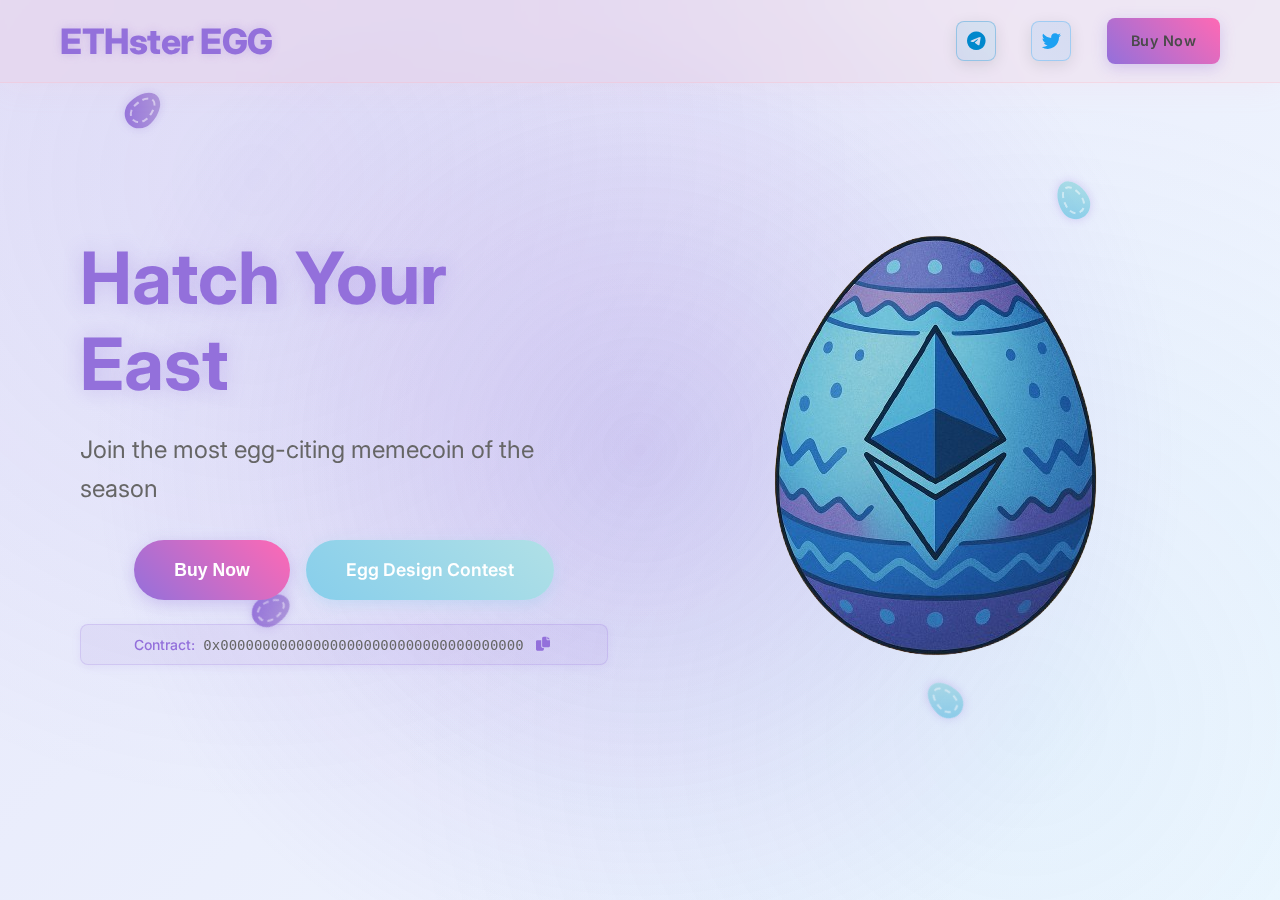
<file: index.html>
<!DOCTYPE html>
<html lang="en">
<head>
    <meta charset="UTF-8">
    <meta name="viewport" content="width=device-width, initial-scale=1.0">
    <title>ETHster EGG - The Easter Memecoin</title>
    <link rel="icon" type="image/png" href="assets/images/ethster.png">
    <link rel="stylesheet" href="styles.css">
    <link rel="stylesheet" href="https://cdnjs.cloudflare.com/ajax/libs/font-awesome/6.0.0/css/all.min.css">
    <link href="https://fonts.googleapis.com/css2?family=Inter:wght@400;500;600;700&display=swap" rel="stylesheet">
</head>
<body>
    <div class="easter-egg"></div>
    <div class="easter-egg"></div>
    <div class="easter-egg"></div>
    <div class="easter-egg"></div>
    <!-- Navigation -->
    <nav class="navbar">
        <div class="container">
            <a href="#" class="logo">ETHster EGG</a>
            <div class="nav-links">
                <div class="social-buttons">
                    <a href="#" class="social-btn telegram" title="Join Telegram"><i class="fab fa-telegram"></i></a>
                    <a href="#" class="social-btn twitter" title="Follow Twitter"><i class="fab fa-twitter"></i></a>
                </div>
                <a href="#" class="buy-button">Buy Now</a>
            </div>
            <div class="mobile-menu-btn">
                <i class="fas fa-bars"></i>
            </div>
        </div>
    </nav>

    <!-- Hero Section -->
    <section class="hero">
        <div class="container">
            <div class="hero-content">
                <div class="hero-text">
                    <h1>Hatch Your <span class="highlight">Easter</span> Fortune</h1>
                    <p class="hero-subtitle">Join the most egg-citing memecoin of the season</p>
                    <div class="hero-buttons">
                        <button class="cta-button primary">Buy Now</button>
                        <a href="egg-decorator.html" class="cta-button game">Egg Design Contest</a>
                    </div>
                    <div class="contract-section">
                        <span class="contract-label">Contract:</span>
                        <span class="contract-address">0x000000000000000000000000000000000000</span>
                        <button class="copy-btn" title="Copy Contract Address">
                            <i class="fas fa-copy"></i>
                        </button>
                    </div>
                </div>
                <div class="hero-image">
                    <img src="assets/images/ethster.png" alt="ETHster EGG" class="hero-img">
                </div>
            </div>
        </div>
    </section>

    <script src="script.js"></script>
</body>
</html>
</file>
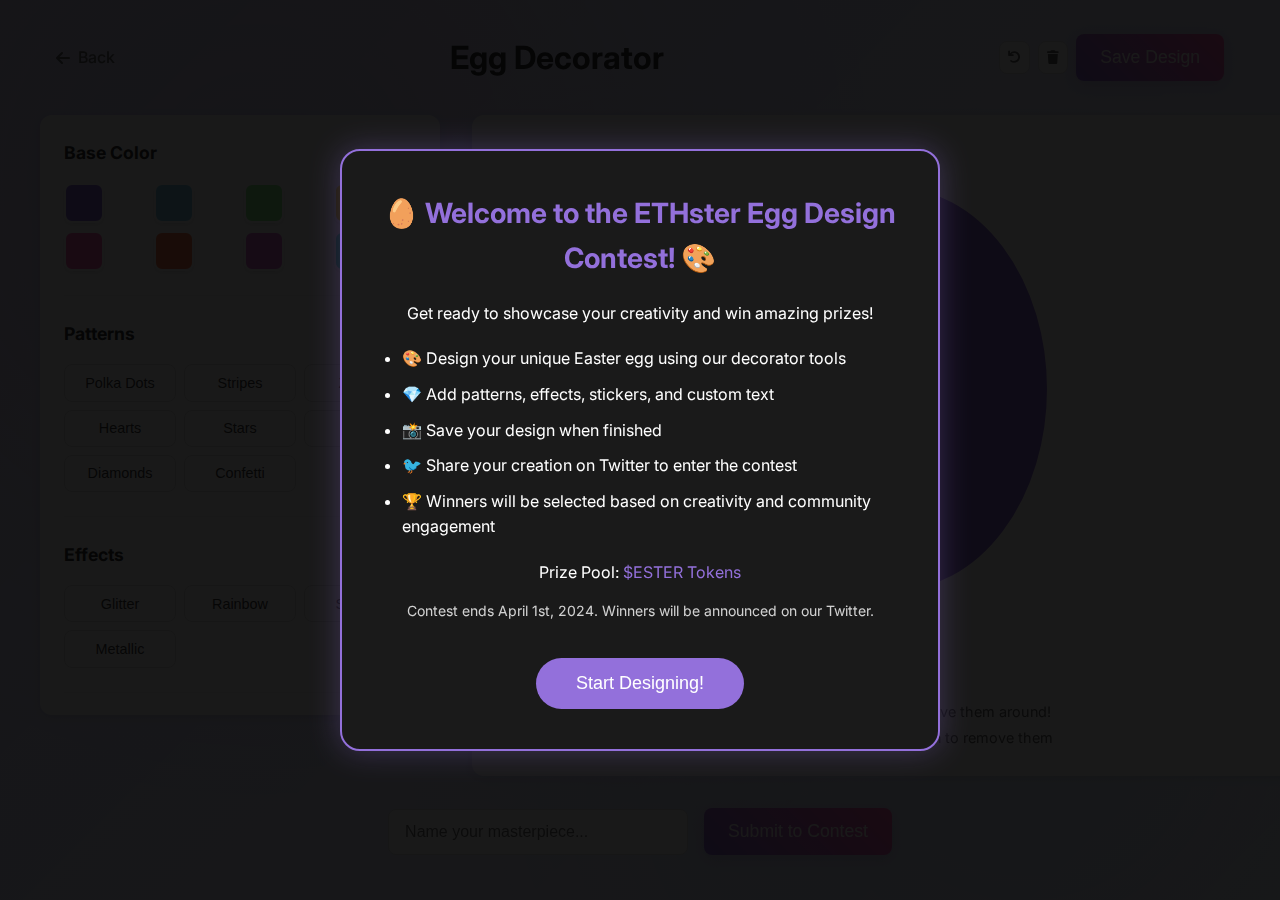
<file: egg-decorator.html>
<!DOCTYPE html>
<html lang="en">
<head>
    <meta charset="UTF-8">
    <meta name="viewport" content="width=device-width, initial-scale=1.0">
    <title>ETHster EGG - Egg Decorator</title>
    <link rel="icon" type="image/png" href="assets/images/ester.png">
    <link rel="stylesheet" href="styles.css">
    <link rel="stylesheet" href="minigame.css">
    <link rel="stylesheet" href="https://cdnjs.cloudflare.com/ajax/libs/font-awesome/6.0.0/css/all.min.css">
    <link href="https://fonts.googleapis.com/css2?family=Inter:wght@400;500;600;700&display=swap" rel="stylesheet">
    <style>
        .intro-overlay {
            position: fixed;
            top: 0;
            left: 0;
            width: 100%;
            height: 100%;
            background: rgba(0, 0, 0, 0.9);
            display: flex;
            justify-content: center;
            align-items: center;
            z-index: 9999;
        }
        
        .intro-content {
            background: #1a1a1a;
            border-radius: 20px;
            padding: 40px;
            max-width: 600px;
            width: 90%;
            color: white;
            text-align: center;
            border: 2px solid #9370db;
            box-shadow: 0 0 30px rgba(147, 112, 219, 0.3);
        }
        
        .intro-content h2 {
            color: #9370db;
            font-size: 28px;
            margin-bottom: 20px;
        }
        
        .intro-content p {
            margin: 15px 0;
            line-height: 1.6;
            font-size: 16px;
        }
        
        .intro-content ul {
            text-align: left;
            margin: 20px 0;
            padding-left: 20px;
        }
        
        .intro-content li {
            margin: 10px 0;
        }
        
        .enter-button {
            background: #9370db;
            color: white;
            border: none;
            padding: 15px 40px;
            font-size: 18px;
            border-radius: 30px;
            cursor: pointer;
            transition: all 0.3s ease;
            margin-top: 20px;
        }
        
        .enter-button:hover {
            transform: translateY(-2px);
            box-shadow: 0 5px 15px rgba(147, 112, 219, 0.4);
        }
    </style>
</head>
<body>
    <!-- Instructions Overlay -->
    <div class="intro-overlay" id="introOverlay">
        <div class="intro-content">
            <h2>🥚 Welcome to the ETHster Egg Design Contest! 🎨</h2>
            <p>Get ready to showcase your creativity and win amazing prizes!</p>
            
            <ul>
                <li>🎨 Design your unique Easter egg using our decorator tools</li>
                <li>💎 Add patterns, effects, stickers, and custom text</li>
                <li>📸 Save your design when finished</li>
                <li>🐦 Share your creation on Twitter to enter the contest</li>
                <li>🏆 Winners will be selected based on creativity and community engagement</li>
            </ul>
            
            <p>Prize Pool: <span style="color: #9370db;">$ESTER Tokens</span></p>
            <p style="font-size: 14px; opacity: 0.8;">Contest ends April 1st, 2024. Winners will be announced on our Twitter.</p>
            
            <button class="enter-button" id="enterButton">Start Designing!</button>
        </div>
    </div>

    <div class="game-container">
        <div class="game-header">
            <a href="index.html" class="back-button"><i class="fas fa-arrow-left"></i> Back</a>
            <h1>Egg Decorator</h1>
            <div class="header-buttons">
                <button id="undoButton" class="control-btn" title="Undo"><i class="fas fa-undo"></i></button>
                <button id="clearButton" class="control-btn" title="Clear All"><i class="fas fa-trash"></i></button>
                <button id="saveButton" class="cta-button primary">Save Design</button>
            </div>
        </div>
        
        <div class="decorator-container">
            <div class="tools-panel">
                <div class="tool-section">
                    <h3>Base Color</h3>
                    <div class="color-picker">
                        <button class="color-btn" data-color="#9370db" style="background: #9370db;" title="Purple"></button>
                        <button class="color-btn" data-color="#87ceeb" style="background: #87ceeb;" title="Blue"></button>
                        <button class="color-btn" data-color="#90ee90" style="background: #90ee90;" title="Green"></button>
                        <button class="color-btn" data-color="#ffd700" style="background: #ffd700;" title="Gold"></button>
                        <button class="color-btn" data-color="#ff69b4" style="background: #ff69b4;" title="Pink"></button>
                        <button class="color-btn" data-color="#ff7f50" style="background: #ff7f50;" title="Coral"></button>
                        <button class="color-btn" data-color="#da70d6" style="background: #da70d6;" title="Orchid"></button>
                        <button class="color-btn" data-color="#40e0d0" style="background: #40e0d0;" title="Turquoise"></button>
                    </div>
                </div>
                
                <div class="tool-section">
                    <h3>Patterns</h3>
                    <div class="pattern-grid">
                        <button class="pattern-btn" data-pattern="dots">Polka Dots</button>
                        <button class="pattern-btn" data-pattern="stripes">Stripes</button>
                        <button class="pattern-btn" data-pattern="zigzag">Zigzag</button>
                        <button class="pattern-btn" data-pattern="hearts">Hearts</button>
                        <button class="pattern-btn" data-pattern="stars">Stars</button>
                        <button class="pattern-btn" data-pattern="swirls">Swirls</button>
                        <button class="pattern-btn" data-pattern="diamonds">Diamonds</button>
                        <button class="pattern-btn" data-pattern="confetti">Confetti</button>
                    </div>
                </div>
                
                <div class="tool-section">
                    <h3>Effects</h3>
                    <div class="effect-grid">
                        <button class="effect-btn" data-effect="glitter">Glitter</button>
                        <button class="effect-btn" data-effect="rainbow">Rainbow</button>
                        <button class="effect-btn" data-effect="sparkle">Sparkle</button>
                        <button class="effect-btn" data-effect="metallic">Metallic</button>
                    </div>
                </div>
                
                <div class="tool-section">
                    <h3>Stickers</h3>
                    <div class="sticker-grid">
                        <button class="sticker-btn" data-sticker="diamond">💎</button>
                        <button class="sticker-btn" data-sticker="rocket">🚀</button>
                        <button class="sticker-btn" data-sticker="moon">🌙</button>
                        <button class="sticker-btn" data-sticker="star">⭐</button>
                        <button class="sticker-btn" data-sticker="money">💰</button>
                        <button class="sticker-btn" data-sticker="fire">🔥</button>
                        <button class="sticker-btn" data-sticker="heart">❤️</button>
                        <button class="sticker-btn" data-sticker="sparkles">✨</button>
                        <button class="sticker-btn" data-sticker="crown">👑</button>
                        <button class="sticker-btn" data-sticker="gift">🎁</button>
                        <button class="sticker-btn" data-sticker="rainbow">🌈</button>
                        <button class="sticker-btn" data-sticker="crystal">💫</button>
                        <button class="sticker-btn" data-sticker="flower">🌸</button>
                        <button class="sticker-btn" data-sticker="clover">🍀</button>
                        <button class="sticker-btn" data-sticker="butterfly">🦋</button>
                        <button class="sticker-btn" data-sticker="magic">✨</button>
                    </div>
                </div>

                <div class="tool-section">
                    <h3>Text</h3>
                    <div class="text-tools">
                        <button id="addTextBtn" class="text-btn">Add Text</button>
                        <p class="tool-tip">Click and drag text to move it</p>
                    </div>
                </div>
            </div>
            
            <div class="canvas-container">
                <canvas id="decoratorCanvas"></canvas>
                <div class="trash-zone">
                    <i class="fas fa-trash-alt"></i>
                    <span>Drag here to delete</span>
                </div>
                <div class="canvas-help">
                    <p>Click and drag stickers to move them around!</p>
                    <p>Click patterns or effects again to remove them</p>
                </div>
            </div>
        </div>
        
        <div class="submission-panel">
            <input type="text" id="designName" placeholder="Name your masterpiece..." maxlength="30">
            <button id="submitButton" class="cta-button primary">Submit to Contest</button>
        </div>
    </div>
    
    <!-- Text Customization Modal -->
    <div id="textModal" class="modal">
        <div class="modal-content">
            <div class="modal-header">
                <h3>Add Text</h3>
                <button class="close-modal">&times;</button>
            </div>
            <div class="modal-body">
                <div class="input-group">
                    <label for="textInput">Your Text</label>
                    <input type="text" id="textInput" placeholder="Enter your text here..." maxlength="50">
                </div>
                
                <div class="input-group">
                    <label for="fontSizeRange">Font Size</label>
                    <div class="size-control">
                        <input type="range" id="fontSizeRange" min="12" max="48" value="24" step="2">
                        <span id="fontSizeDisplay">24px</span>
                    </div>
                </div>
                
                <div class="input-group">
                    <label>Text Color</label>
                    <div class="color-grid">
                        <button class="text-color-btn active" data-color="#000000" style="background: #000000"></button>
                        <button class="text-color-btn" data-color="#ffffff" style="background: #ffffff; border: 1px solid #ddd"></button>
                        <button class="text-color-btn" data-color="#9370db" style="background: #9370db"></button>
                        <button class="text-color-btn" data-color="#ff69b4" style="background: #ff69b4"></button>
                        <button class="text-color-btn" data-color="#4169e1" style="background: #4169e1"></button>
                        <button class="text-color-btn" data-color="#32cd32" style="background: #32cd32"></button>
                        <button class="text-color-btn" data-color="#ffd700" style="background: #ffd700"></button>
                        <button class="text-color-btn" data-color="#ff4500" style="background: #ff4500"></button>
                    </div>
                </div>
                
                <div class="preview">
                    <label>Preview</label>
                    <div id="textPreview">Sample Text</div>
                </div>
            </div>
            <div class="modal-footer">
                <button id="cancelTextBtn" class="modal-btn">Cancel</button>
                <button id="addTextToCanvas" class="modal-btn primary">Add Text</button>
            </div>
        </div>
    </div>
    <script src="minigame.js"></script>
</body>
</html>
</file>
<file: minigame.css>
.game-container {
    min-height: 100vh;
    display: flex;
    flex-direction: column;
    align-items: center;
    background: linear-gradient(135deg, rgba(147, 112, 219, 0.1), rgba(147, 112, 219, 0.05));
    padding: 2rem 1rem;
}

.game-header {
    width: 100%;
    max-width: 1200px;
    display: flex;
    justify-content: space-between;
    align-items: center;
    margin-bottom: 2rem;
    padding: 0 1rem;
}

.game-header h1 {
    font-size: 2rem;
    color: #333;
    margin: 0;
}

.back-button {
    color: #666;
    text-decoration: none;
    display: flex;
    align-items: center;
    gap: 0.5rem;
    font-weight: 500;
    transition: color 0.2s;
}

.back-button:hover {
    color: #9370db;
}

.header-buttons {
    display: flex;
    gap: 0.5rem;
    align-items: center;
}

.control-btn {
    background: white;
    border: 1px solid #ddd;
    border-radius: 8px;
    padding: 0.5rem;
    cursor: pointer;
    transition: all 0.2s;
    color: #666;
}

.control-btn:hover {
    background: #f5f5f5;
    color: #9370db;
    border-color: #9370db;
}

.decorator-container {
    width: 100%;
    max-width: 1200px;
    display: grid;
    grid-template-columns: 400px 1fr;
    gap: 2rem;
    margin-bottom: 2rem;
}

.tools-panel {
    background: white;
    border-radius: 12px;
    padding: 1.5rem;
    box-shadow: 0 2px 8px rgba(0, 0, 0, 0.1);
    display: flex;
    flex-direction: column;
    gap: 1.5rem;
    height: fit-content;
    max-height: 600px;
    overflow-y: auto;
}

.tools-panel::-webkit-scrollbar {
    width: 6px;
}

.tools-panel::-webkit-scrollbar-track {
    background: #f1f1f1;
    border-radius: 3px;
}

.tools-panel::-webkit-scrollbar-thumb {
    background: #9370db;
    border-radius: 3px;
}

.tools-panel::-webkit-scrollbar-thumb:hover {
    background: #8a5cd6;
}

.tool-section {
    border-bottom: 1px solid #eee;
    padding-bottom: 1.5rem;
}

.tool-section:last-child {
    border-bottom: none;
    padding-bottom: 0;
}

.tool-section h3 {
    color: #333;
    margin: 0 0 1rem 0;
    font-size: 1.1rem;
}

.color-picker {
    display: grid;
    grid-template-columns: repeat(4, 1fr);
    gap: 0.5rem;
}

.color-btn {
    width: 40px;
    height: 40px;
    border: 2px solid white;
    border-radius: 8px;
    cursor: pointer;
    transition: transform 0.2s;
    box-shadow: 0 2px 4px rgba(0, 0, 0, 0.1);
}

.color-btn:hover {
    transform: scale(1.1);
}

.color-btn.active {
    border: 2px solid #333;
}

.pattern-grid, .effect-grid {
    display: grid;
    grid-template-columns: repeat(3, 1fr);
    gap: 0.5rem;
}

.pattern-btn, .effect-btn {
    padding: 0.6rem;
    border: 1px solid #ddd;
    border-radius: 8px;
    background: white;
    cursor: pointer;
    transition: all 0.2s;
    font-size: 0.9rem;
    color: #444;
}

.pattern-btn:hover, .effect-btn:hover {
    background: #f5f5f5;
    border-color: #9370db;
    color: #9370db;
}

.pattern-btn.active, .effect-btn.active {
    background: #9370db;
    border-color: #9370db;
    color: white;
}

.sticker-grid {
    display: grid;
    grid-template-columns: repeat(4, 1fr);
    gap: 8px;
    padding: 8px;
}

.sticker-btn {
    width: 50px;
    height: 50px;
    font-size: 24px;
    border: none;
    background: linear-gradient(145deg, #ffffff, #f0f0f0);
    border-radius: 12px;
    cursor: pointer;
    transition: all 0.3s ease;
    display: flex;
    align-items: center;
    justify-content: center;
    box-shadow: 5px 5px 10px rgba(0,0,0,0.1),
                -5px -5px 10px rgba(255,255,255,0.8);
    position: relative;
    overflow: hidden;
}

.sticker-btn:hover {
    transform: translateY(-2px);
    box-shadow: 7px 7px 15px rgba(0,0,0,0.15),
                -7px -7px 15px rgba(255,255,255,0.9);
}

.sticker-btn:active {
    transform: translateY(1px);
    box-shadow: 3px 3px 8px rgba(0,0,0,0.1),
                -3px -3px 8px rgba(255,255,255,0.7);
}

.sticker-btn::before {
    content: '';
    position: absolute;
    top: -50%;
    left: -50%;
    width: 200%;
    height: 200%;
    background: radial-gradient(circle, rgba(255,255,255,0.8) 0%, rgba(255,255,255,0) 70%);
    transform: scale(0);
    transition: transform 0.4s ease-out;
    pointer-events: none;
}

.sticker-btn:hover::before {
    transform: scale(1) translate(25%, 25%);
}

.sticker-btn.active {
    background: linear-gradient(145deg, #e6e6e6, #ffffff);
    box-shadow: inset 3px 3px 6px rgba(0,0,0,0.1),
                inset -3px -3px 6px rgba(255,255,255,0.7);
}

.canvas-container {
    background: white;
    border-radius: 12px;
    padding: 1.5rem;
    box-shadow: 0 2px 8px rgba(0, 0, 0, 0.1);
    display: flex;
    flex-direction: column;
    align-items: center;
    gap: 1rem;
    position: relative;
    min-height: 600px;
}

#decoratorCanvas {
    border-radius: 8px;
    background: #f8f8f8;
    cursor: crosshair;
    position: relative;
    z-index: 1;
}

.canvas-help {
    text-align: center;
    color: #666;
    font-size: 0.9rem;
}

.canvas-help p {
    margin: 0.2rem 0;
}

.submission-panel {
    width: 100%;
    max-width: 1200px;
    display: flex;
    gap: 1rem;
    justify-content: center;
    align-items: center;
    padding: 0 1rem;
}

#designName {
    padding: 0.8rem 1rem;
    border: 1px solid #ddd;
    border-radius: 8px;
    font-size: 1rem;
    width: 300px;
    transition: border-color 0.2s;
}

#designName:focus {
    outline: none;
    border-color: #9370db;
}

.cta-button {
    padding: 0.8rem 1.5rem;
    border: none;
    border-radius: 8px;
    background: #9370db;
    color: white;
    font-weight: 500;
    cursor: pointer;
    transition: all 0.2s;
}

.cta-button:hover {
    background: #8a5cd6;
    transform: translateY(-1px);
    box-shadow: 0 2px 8px rgba(147, 112, 219, 0.3);
}

.text-tools {
    display: flex;
    flex-direction: column;
    gap: 0.5rem;
}

.text-btn {
    padding: 0.6rem;
    border: 1px solid #ddd;
    border-radius: 8px;
    background: white;
    cursor: pointer;
    transition: all 0.2s;
    font-size: 0.9rem;
    color: #444;
    width: 100%;
}

.text-btn:hover {
    background: #f5f5f5;
    border-color: #9370db;
    color: #9370db;
}

.tool-tip {
    font-size: 0.8rem;
    color: #666;
    margin: 0;
    text-align: center;
}

@media (max-width: 1024px) {
    .decorator-container {
        grid-template-columns: 1fr;
    }
    
    .tools-panel {
        order: 2;
        max-height: none;
    }
    
    .canvas-container {
        order: 1;
    }
    
    .pattern-grid, .effect-grid {
        grid-template-columns: repeat(4, 1fr);
    }
    
    .sticker-grid {
        grid-template-columns: repeat(8, 1fr);
    }
}

@media (max-width: 768px) {
    .game-header {
        flex-direction: column;
        gap: 1rem;
        text-align: center;
    }
    
    .submission-panel {
        flex-direction: column;
    }
    
    #designName {
        width: 100%;
    }
    
    .color-picker, .sticker-grid {
        grid-template-columns: repeat(4, 1fr);
    }
    
    .pattern-grid, .effect-grid {
        grid-template-columns: repeat(3, 1fr);
    }
    
    .sticker-grid {
        grid-template-columns: repeat(6, 1fr);
    }
}

@media (max-width: 480px) {
    .pattern-grid, .effect-grid {
        grid-template-columns: repeat(2, 1fr);
    }
    
    .sticker-grid {
        grid-template-columns: repeat(4, 1fr);
    }
}

/* Modal Styles */
.modal {
    display: none;
    position: fixed;
    top: 0;
    left: 0;
    width: 100%;
    height: 100%;
    background: rgba(0, 0, 0, 0.5);
    z-index: 1000;
    align-items: center;
    justify-content: center;
}

.modal.show {
    display: flex;
}

.modal-content {
    background: white;
    border-radius: 12px;
    width: 90%;
    max-width: 400px;
    box-shadow: 0 4px 20px rgba(0, 0, 0, 0.15);
    animation: modalSlideIn 0.3s ease;
}

@keyframes modalSlideIn {
    from {
        transform: translateY(-20px);
        opacity: 0;
    }
    to {
        transform: translateY(0);
        opacity: 1;
    }
}

.modal-header {
    padding: 1rem 1.5rem;
    border-bottom: 1px solid #eee;
    display: flex;
    justify-content: space-between;
    align-items: center;
}

.modal-header h3 {
    margin: 0;
    color: #333;
    font-size: 1.2rem;
}

.close-modal {
    background: none;
    border: none;
    font-size: 1.5rem;
    color: #666;
    cursor: pointer;
    padding: 0;
    line-height: 1;
}

.close-modal:hover {
    color: #333;
}

.modal-body {
    padding: 1.5rem;
    display: flex;
    flex-direction: column;
    gap: 1.2rem;
}

.input-group {
    display: flex;
    flex-direction: column;
    gap: 0.5rem;
}

.input-group label {
    color: #444;
    font-size: 0.9rem;
    font-weight: 500;
}

#textInput {
    padding: 0.8rem;
    border: 1px solid #ddd;
    border-radius: 8px;
    font-size: 1rem;
    transition: border-color 0.2s;
}

#textInput:focus {
    outline: none;
    border-color: #9370db;
}

.size-control {
    display: flex;
    align-items: center;
    gap: 1rem;
}

#fontSizeRange {
    flex: 1;
    -webkit-appearance: none;
    height: 4px;
    background: #ddd;
    border-radius: 2px;
    outline: none;
}

#fontSizeRange::-webkit-slider-thumb {
    -webkit-appearance: none;
    width: 16px;
    height: 16px;
    background: #9370db;
    border-radius: 50%;
    cursor: pointer;
    transition: transform 0.2s;
}

#fontSizeRange::-webkit-slider-thumb:hover {
    transform: scale(1.2);
}

#fontSizeDisplay {
    min-width: 48px;
    color: #666;
    font-size: 0.9rem;
}

.color-grid {
    display: grid;
    grid-template-columns: repeat(4, 1fr);
    gap: 0.5rem;
}

.text-color-btn {
    width: 36px;
    height: 36px;
    border: 2px solid transparent;
    border-radius: 8px;
    cursor: pointer;
    transition: transform 0.2s;
}

.text-color-btn:hover {
    transform: scale(1.1);
}

.text-color-btn.active {
    border-color: #333;
}

.preview {
    background: #f8f8f8;
    padding: 1rem;
    border-radius: 8px;
    text-align: center;
}

#textPreview {
    margin-top: 0.5rem;
    min-height: 40px;
    display: flex;
    align-items: center;
    justify-content: center;
    font-size: 24px;
    word-break: break-word;
}

.modal-footer {
    padding: 1rem 1.5rem;
    border-top: 1px solid #eee;
    display: flex;
    justify-content: flex-end;
    gap: 1rem;
}

.modal-btn {
    padding: 0.6rem 1.2rem;
    border: 1px solid #ddd;
    border-radius: 8px;
    background: white;
    color: #666;
    font-size: 0.9rem;
    cursor: pointer;
    transition: all 0.2s;
}

.modal-btn:hover {
    background: #f5f5f5;
    border-color: #9370db;
    color: #9370db;
}

.modal-btn.primary {
    background: #9370db;
    border-color: #9370db;
    color: white;
}

.modal-btn.primary:hover {
    background: #8a5cd6;
    color: white;
}
</file>
<file: styles.css>
/* Reset and Base Styles */
* {
    margin: 0;
    padding: 0;
    box-sizing: border-box;
}

body {
    font-family: 'Inter', sans-serif;
    line-height: 1.6;
    color: #ffffff;
    background: linear-gradient(135deg, #e6e6fa 0%, #f0f8ff 100%);
    overflow-x: hidden;
    position: relative;
}

body::before {
    content: '';
    position: fixed;
    top: 0;
    left: 0;
    width: 100%;
    height: 100%;
    background-image: 
        radial-gradient(circle at 20% 20%, rgba(147, 112, 219, 0.1) 0%, transparent 50%),
        radial-gradient(circle at 80% 80%, rgba(135, 206, 235, 0.1) 0%, transparent 50%),
        radial-gradient(circle at 50% 50%, rgba(147, 112, 219, 0.1) 0%, transparent 50%);
    pointer-events: none;
    z-index: -1;
}

.container {
    max-width: 1200px;
    margin: 0 auto;
    padding: 0 20px;
}

/* Navigation */
.navbar {
    position: fixed;
    top: 0;
    left: 0;
    right: 0;
    background: rgba(255, 182, 193, 0.15);
    backdrop-filter: blur(10px);
    z-index: 1000;
    padding: 0.8rem 0;
    border-bottom: 1px solid rgba(255, 182, 193, 0.3);
    box-shadow: 0 4px 30px rgba(255, 182, 193, 0.1);
}

.navbar .container {
    display: flex;
    justify-content: space-between;
    align-items: center;
}

.logo {
    font-size: 2.2rem;
    font-weight: 800;
    color: #9370db;
    text-shadow: 0 0 10px rgba(147, 112, 219, 0.3);
    animation: glow 2s ease-in-out infinite alternate;
    text-decoration: none;
    letter-spacing: -0.5px;
}

@keyframes glow {
    from {
        text-shadow: 0 0 10px rgba(147, 112, 219, 0.3);
    }
    to {
        text-shadow: 0 0 20px rgba(147, 112, 219, 0.5);
    }
}

.nav-links {
    display: flex;
    align-items: center;
    gap: 0.2rem;
}

.nav-links a {
    color: #4a4a4a;
    text-decoration: none;
    margin-left: 2rem;
    transition: all 0.3s ease;
    position: relative;
}

.nav-links a:not(.buy-button):after {
    content: '';
    position: absolute;
    width: 0;
    height: 2px;
    bottom: -5px;
    left: 0;
    background-color: #9370db;
    transition: width 0.3s ease;
}

.nav-links a:not(.buy-button):hover:after {
    width: 100%;
}

.social-buttons {
    display: flex;
    gap: 0.2rem;
}

.social-btn {
    width: 40px;
    height: 40px;
    border-radius: 8px;
    display: flex;
    align-items: center;
    justify-content: center;
    color: white;
    text-decoration: none;
    transition: all 0.3s ease;
    font-size: 1.2rem;
    position: relative;
    overflow: hidden;
    background: rgba(255, 255, 255, 0.15);
    border: 1px solid rgba(255, 255, 255, 0.2);
    box-shadow: 0 4px 15px rgba(0, 0, 0, 0.1);
}

.social-btn.telegram {
    color: #0088cc;
    background: linear-gradient(45deg, rgba(0, 136, 204, 0.1), rgba(0, 180, 219, 0.1));
    border-color: rgba(0, 136, 204, 0.3);
}

.social-btn.twitter {
    color: #1da1f2;
    background: linear-gradient(45deg, rgba(29, 161, 242, 0.1), rgba(13, 139, 217, 0.1));
    border-color: rgba(29, 161, 242, 0.3);
}

.social-btn:hover {
    transform: translateY(-2px);
    background: rgba(255, 255, 255, 0.2);
    border-color: rgba(255, 255, 255, 0.3);
    box-shadow: 0 6px 20px rgba(0, 0, 0, 0.15);
}

.buy-button {
    background: linear-gradient(45deg, #9370db, #ff69b4);
    padding: 0.7rem 1.5rem;
    border-radius: 8px;
    color: white;
    text-decoration: none;
    font-weight: 600;
    transition: all 0.3s ease;
    box-shadow: 0 4px 15px rgba(147, 112, 219, 0.3);
    font-size: 0.9rem;
    letter-spacing: 0.5px;
    position: relative;
    overflow: hidden;
    margin-left: 0.2rem;
}

.buy-button:hover {
    transform: translateY(-2px);
    box-shadow: 0 6px 20px rgba(147, 112, 219, 0.4);
}

.mobile-menu-btn {
    display: none;
    font-size: 1.5rem;
    cursor: pointer;
    color: #9370db;
    padding: 0.5rem;
    border-radius: 8px;
    transition: all 0.3s ease;
}

.mobile-menu-btn:hover {
    background: rgba(147, 112, 219, 0.1);
}

/* Hero Section */
.hero {
    min-height: 100vh;
    display: flex;
    align-items: center;
    position: relative;
    overflow: hidden;
    padding: 6rem 0;
    text-align: center;
}

.hero::before {
    content: '';
    position: absolute;
    top: 0;
    left: 0;
    right: 0;
    bottom: 0;
    background: radial-gradient(circle at center, rgba(147, 112, 219, 0.2) 0%, transparent 70%);
    z-index: -1;
}

.hero-content {
    display: grid;
    grid-template-columns: 1fr 1fr;
    gap: 4rem;
    align-items: center;
    max-width: 1200px;
    margin: 0 auto;
    padding: 0 20px;
}

.hero-text {
    text-align: left;
}

.hero-image {
    position: relative;
    display: flex;
    justify-content: center;
    align-items: center;
}

.hero-img {
    max-width: 100%;
    height: auto;
    animation: float 6s ease-in-out infinite;
}

@keyframes float {
    0%, 100% {
        transform: translateY(0);
    }
    50% {
        transform: translateY(-20px);
    }
}

.hero h1 {
    font-size: 4.5rem;
    margin-bottom: 1.5rem;
    line-height: 1.2;
    text-shadow: 0 0 20px rgba(147, 112, 219, 0.3);
    color: #9370db;
}

.highlight {
    color: #9370db;
    position: relative;
    display: inline-block;
}

.highlight::after {
    content: '';
    position: absolute;
    width: 100%;
    height: 8px;
    bottom: -5px;
    left: 0;
    background: linear-gradient(90deg, transparent, #9370db, transparent);
    opacity: 0.5;
}

.hero-subtitle {
    font-size: 1.5rem;
    color: #666666;
    margin-bottom: 2rem;
}

.hero-buttons {
    display: flex;
    gap: 1rem;
    justify-content: center;
}

.cta-button {
    padding: 1rem 2.5rem;
    font-size: 1.1rem;
    border-radius: 30px;
    cursor: pointer;
    transition: all 0.3s ease;
    border: none;
    font-weight: 600;
}

.cta-button.primary {
    background: linear-gradient(45deg, #9370db, #ff69b4);
    color: white;
    box-shadow: 0 4px 15px rgba(147, 112, 219, 0.3);
}

.cta-button.secondary {
    background: transparent;
    color: #9370db;
    border: 2px solid #9370db;
}

.cta-button.game {
    background: linear-gradient(45deg, #87ceeb, #b0e0e6);
    color: white;
    box-shadow: 0 4px 15px rgba(135, 206, 235, 0.3);
    text-decoration: none;
    display: inline-block;
}

.cta-button.game:hover {
    transform: translateY(-2px);
    box-shadow: 0 6px 20px rgba(135, 206, 235, 0.4);
}

.cta-button:hover {
    transform: translateY(-2px);
    box-shadow: 0 6px 20px rgba(147, 112, 219, 0.4);
}

/* Features Section */
.features {
    display: none;
}

/* Tokenomics Section */
.tokenomics {
    display: none;
}

/* Roadmap Section */
.roadmap {
    display: none;
}

/* Community Section */
.community {
    display: none;
}

/* Footer */
.footer {
    display: none;
}

/* Easter Decorative Elements */
.easter-egg {
    position: fixed;
    width: 30px;
    height: 40px;
    background: linear-gradient(45deg, #9370db, #b19cd9);
    border-radius: 50% 50% 50% 50% / 60% 60% 40% 40%;
    box-shadow: 0 0 10px rgba(147, 112, 219, 0.3);
    animation: float-around 20s linear infinite;
    z-index: -1;
}

.easter-egg::before {
    content: '';
    position: absolute;
    top: 5px;
    left: 5px;
    right: 5px;
    bottom: 5px;
    border: 2px dashed rgba(255, 255, 255, 0.5);
    border-radius: 50% 50% 50% 50% / 60% 60% 40% 40%;
}

.easter-egg:nth-child(1) {
    top: 10%;
    left: 10%;
    animation-delay: 0s;
    transform: rotate(45deg);
    background: linear-gradient(45deg, #9370db, #b19cd9);
}

.easter-egg:nth-child(2) {
    top: 20%;
    right: 15%;
    animation-delay: -5s;
    transform: rotate(-30deg);
    background: linear-gradient(45deg, #87ceeb, #b0e0e6);
}

.easter-egg:nth-child(3) {
    bottom: 30%;
    left: 20%;
    animation-delay: -10s;
    transform: rotate(60deg);
    background: linear-gradient(45deg, #9370db, #b19cd9);
}

.easter-egg:nth-child(4) {
    bottom: 20%;
    right: 25%;
    animation-delay: -15s;
    transform: rotate(-45deg);
    background: linear-gradient(45deg, #87ceeb, #b0e0e6);
}

@keyframes float-around {
    0% {
        transform: translate(0, 0) rotate(0deg);
    }
    25% {
        transform: translate(100px, 50px) rotate(90deg);
    }
    50% {
        transform: translate(0, 100px) rotate(180deg);
    }
    75% {
        transform: translate(-100px, 50px) rotate(270deg);
    }
    100% {
        transform: translate(0, 0) rotate(360deg);
    }
}

/* Responsive Design */
@media (max-width: 768px) {
    .nav-links {
        position: fixed;
        top: 70px;
        left: 20px;
        right: 20px;
        background: rgba(255, 182, 193, 0.15);
        padding: 1rem;
        border-radius: 12px;
        box-shadow: 0 4px 30px rgba(255, 182, 193, 0.2);
        flex-direction: row;
        justify-content: center;
        gap: 0.5rem;
        transform: translateY(-100%);
        opacity: 0;
        visibility: hidden;
        transition: all 0.3s ease;
        border: 1px solid rgba(255, 182, 193, 0.3);
    }

    .nav-links.active {
        transform: translateY(0);
        opacity: 1;
        visibility: visible;
    }

    .social-buttons {
        justify-content: center;
    }

    .buy-button {
        width: auto;
        text-align: center;
    }

    .mobile-menu-btn {
        display: block;
    }

    .hero-content {
        grid-template-columns: 1fr;
        text-align: center;
        gap: 2rem;
    }

    .hero-text {
        text-align: center;
    }

    .hero-image {
        order: -1;
        margin-bottom: 2rem;
    }

    .hero-img {
        max-width: 80%;
        margin: 0 auto;
    }

    .hero h1 {
        font-size: 2.5rem;
    }

    .hero-subtitle {
        font-size: 1.2rem;
    }

    .hero-buttons {
        flex-direction: column;
        gap: 1rem;
        width: 100%;
    }

    .cta-button {
        width: 100%;
        text-align: center;
    }

    .feature-grid, .community-grid {
        grid-template-columns: 1fr;
    }

    .footer-content {
        flex-direction: column;
        text-align: center;
    }

    .social-links {
        margin-top: 2rem;
    }

    .social-links a {
        margin: 0 1rem;
    }

    .contract-section {
        margin: 1rem auto;
        width: 90%;
        max-width: 400px;
        flex-wrap: wrap;
        justify-content: center;
    }
}

.contract-section {
    display: flex;
    align-items: center;
    justify-content: center;
    gap: 8px;
    background: rgba(147, 112, 219, 0.1);
    padding: 8px 16px;
    border-radius: 8px;
    margin-top: 1.5rem;
    font-size: 14px;
    color: #9370db;
    border: 1px solid rgba(147, 112, 219, 0.2);
    box-shadow: 0 2px 8px rgba(147, 112, 219, 0.1);
}

.contract-label {
    font-weight: 500;
}

.contract-address {
    font-family: monospace;
    color: #666;
}

.copy-btn {
    background: none;
    border: none;
    color: #9370db;
    cursor: pointer;
    padding: 4px;
    border-radius: 4px;
    transition: all 0.3s ease;
}

.copy-btn:hover {
    background: rgba(147, 112, 219, 0.2);
    transform: scale(1.1);
}

.copy-btn:active {
    transform: scale(0.95);
}

.copy-btn i {
    font-size: 14px;
}
</file>
